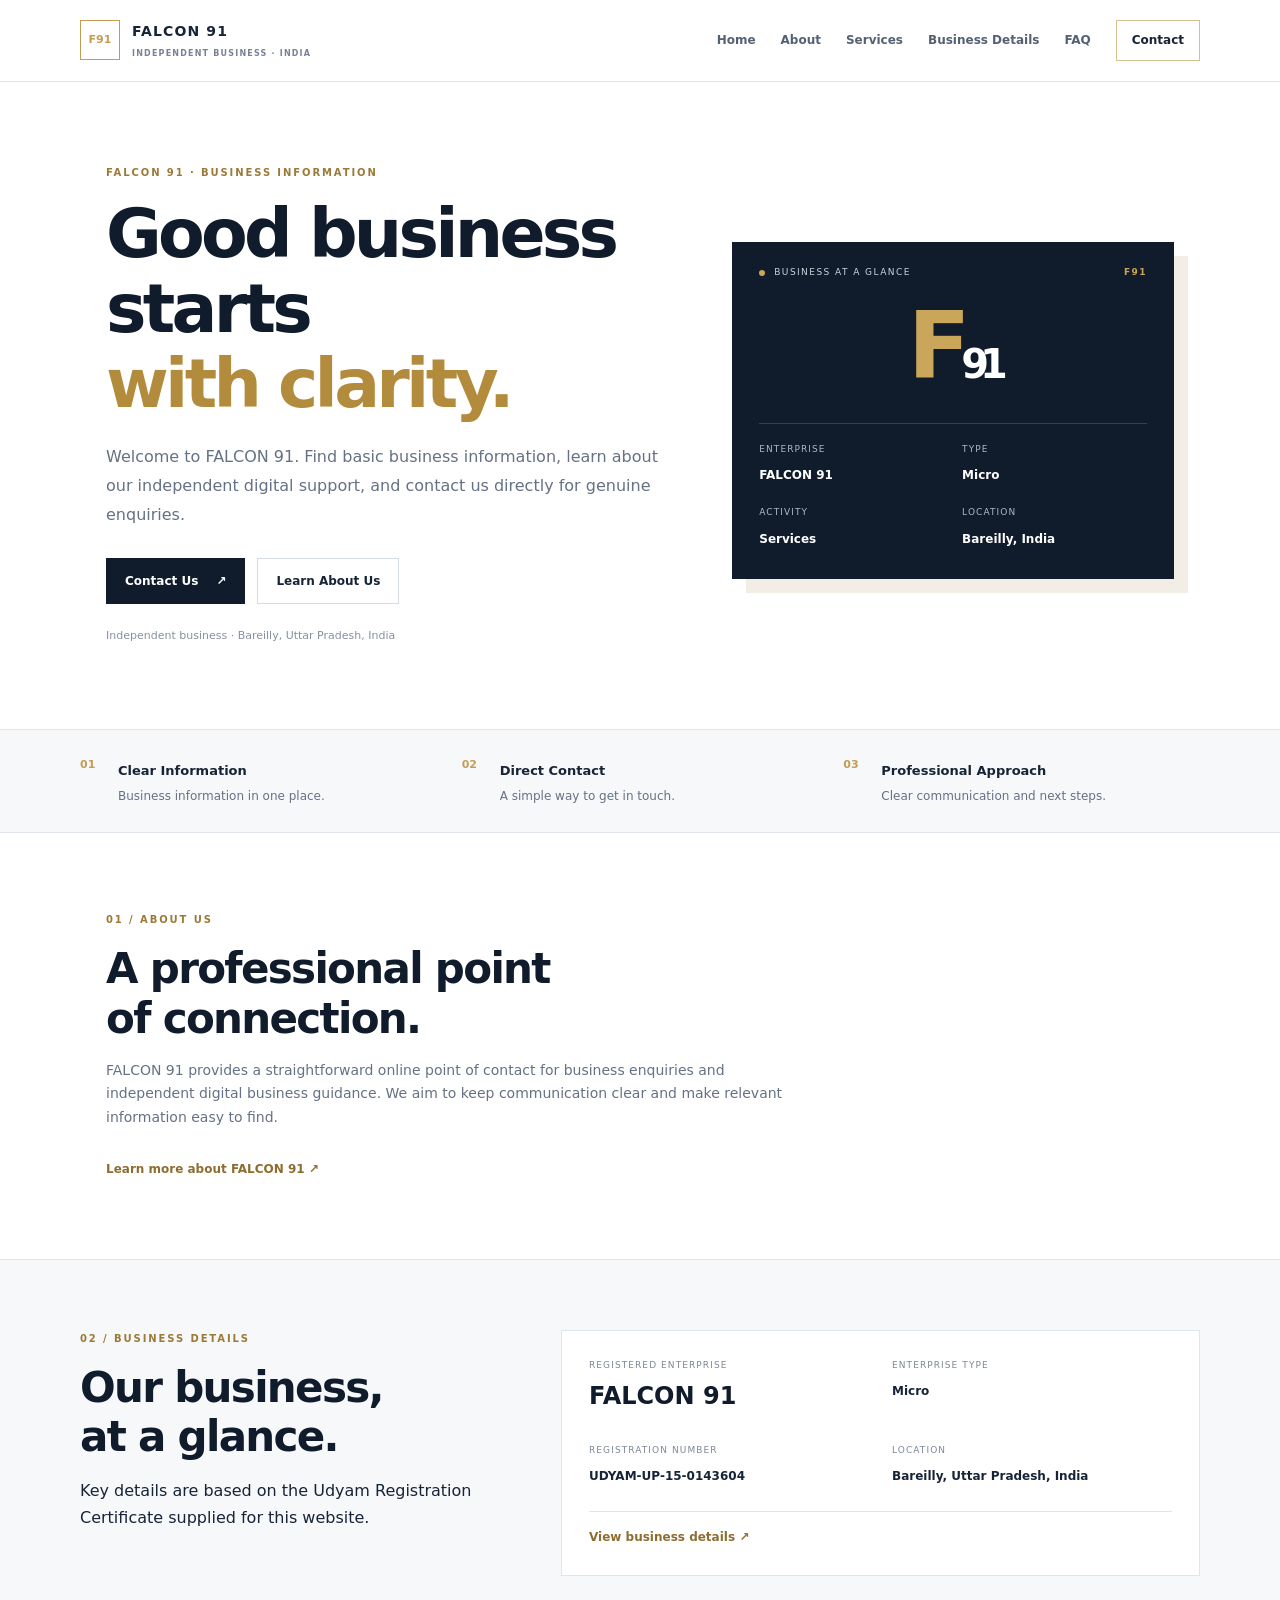
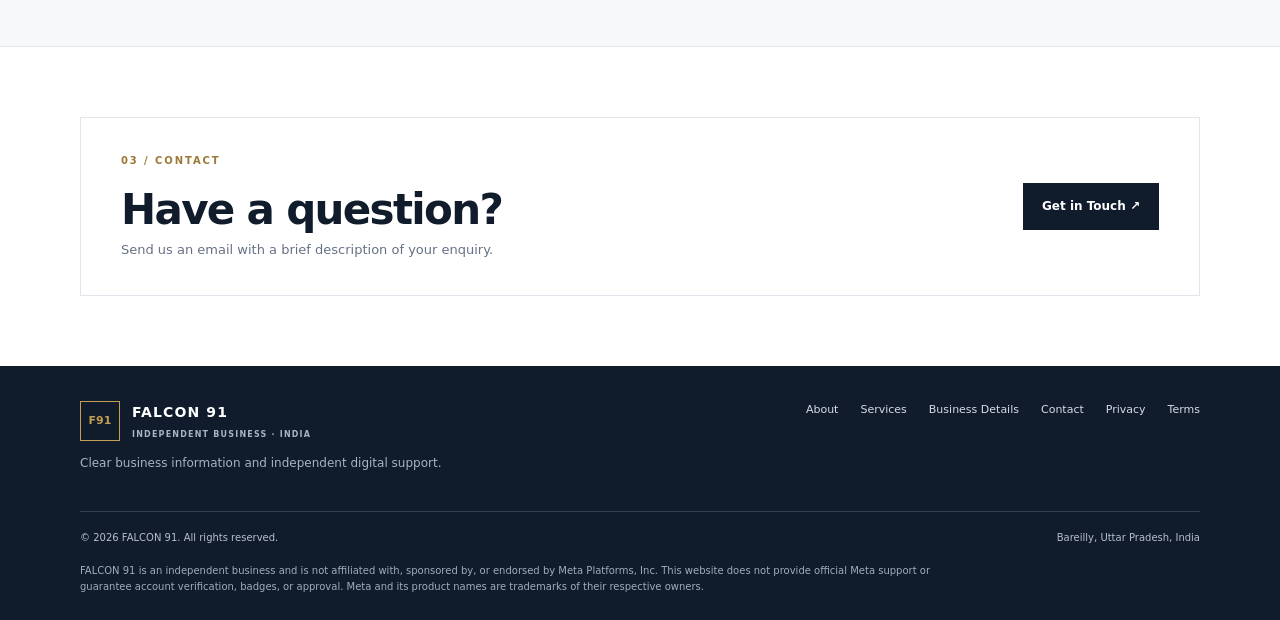
<file: index.html>
<!doctype html><html lang="en"><head><meta charset="utf-8"><meta name="viewport" content="width=device-width,initial-scale=1"><meta name="description" content="FALCON 91 independent business information and digital business support in Bareilly, India."><meta name="theme-color" content="#101b2b"><title>Home | FALCON 91</title><link rel="stylesheet" href="css/style.css"></head><body><header class="topbar"><a class="brand" href="index.html"><span class="mark">F91</span><span>FALCON 91<small>INDEPENDENT BUSINESS · INDIA</small></span></a><button class="menu" aria-label="Toggle navigation" aria-expanded="false">☰</button><nav class="nav"><a href="index.html">Home</a><a href="about.html">About</a><a href="services.html">Services</a><a href="dashboard.html">Business Details</a><a href="faq.html">FAQ</a><a href="contact.html" class="nav-cta">Contact</a></nav></header><main><section class="hero"><div class="hero-inner"><p class="kicker">FALCON 91 · BUSINESS INFORMATION</p><h1>Good business starts<br><span>with clarity.</span></h1><p class="lede">Welcome to FALCON 91. Find basic business information, learn about our independent digital support, and contact us directly for genuine enquiries.</p><div class="actions"><a class="btn primary" href="contact.html">Contact Us <span>↗</span></a><a class="btn secondary" href="about.html">Learn About Us</a></div><p class="small-note">Independent business · Bareilly, Uttar Pradesh, India</p></div><div class="hero-panel"><div class="panel-top"><span class="dot"></span><span>BUSINESS AT A GLANCE</span><span class="panel-id">F91</span></div><div class="monogram">F<span>91</span></div><div class="panel-rule"></div><div class="panel-grid"><div><small>ENTERPRISE</small><b>FALCON 91</b></div><div><small>TYPE</small><b>Micro</b></div><div><small>ACTIVITY</small><b>Services</b></div><div><small>LOCATION</small><b>Bareilly, India</b></div></div></div></section>
<section class="values"><div><span>01</span><b>Clear Information</b><p>Business information in one place.</p></div><div><span>02</span><b>Direct Contact</b><p>A simple way to get in touch.</p></div><div><span>03</span><b>Professional Approach</b><p>Clear communication and next steps.</p></div></section>
<section class="section"><div class="section-head"><p class="kicker">01 / ABOUT US</p><h2>A professional point<br>of connection.</h2></div><div class="section-copy"><p>FALCON 91 provides a straightforward online point of contact for business enquiries and independent digital business guidance. We aim to keep communication clear and make relevant information easy to find.</p><a class="text-link" href="about.html">Learn more about FALCON 91 ↗</a></div></section>
<section class="business-preview"><div class="section-head"><p class="kicker">02 / BUSINESS DETAILS</p><h2>Our business,<br>at a glance.</h2><p class="muted">Key details are based on the Udyam Registration Certificate supplied for this website.</p></div><div class="preview-card"><div><small>REGISTERED ENTERPRISE</small><h3>FALCON 91</h3></div><div><small>ENTERPRISE TYPE</small><b>Micro</b></div><div><small>REGISTRATION NUMBER</small><b>UDYAM-UP-15-0143604</b></div><div><small>LOCATION</small><b>Bareilly, Uttar Pradesh, India</b></div><a class="text-link" href="dashboard.html">View business details ↗</a></div></section>
<section class="contact-banner"><div><p class="kicker">03 / CONTACT</p><h2>Have a question?</h2><p class="muted">Send us an email with a brief description of your enquiry.</p></div><a class="btn primary" href="contact.html">Get in Touch ↗</a></section></main><footer class="footer"><div class="foot-main"><div><a class="brand" href="index.html"><span class="mark">F91</span><span>FALCON 91<small>INDEPENDENT BUSINESS · INDIA</small></span></a><p class="muted">Clear business information and independent digital support.</p></div><div class="foot-links"><a href="about.html">About</a><a href="services.html">Services</a><a href="dashboard.html">Business Details</a><a href="contact.html">Contact</a><a href="privacy.html">Privacy</a><a href="terms.html">Terms</a></div></div><div class="foot-bottom"><span>© <span data-year></span> FALCON 91. All rights reserved.</span><span>Bareilly, Uttar Pradesh, India</span></div><p class="disclaimer">FALCON 91 is an independent business and is not affiliated with, sponsored by, or endorsed by Meta Platforms, Inc. This website does not provide official Meta support or guarantee account verification, badges, or approval. Meta and its product names are trademarks of their respective owners.</p></footer><script src="js/script.js"></script></body></html>
</file>
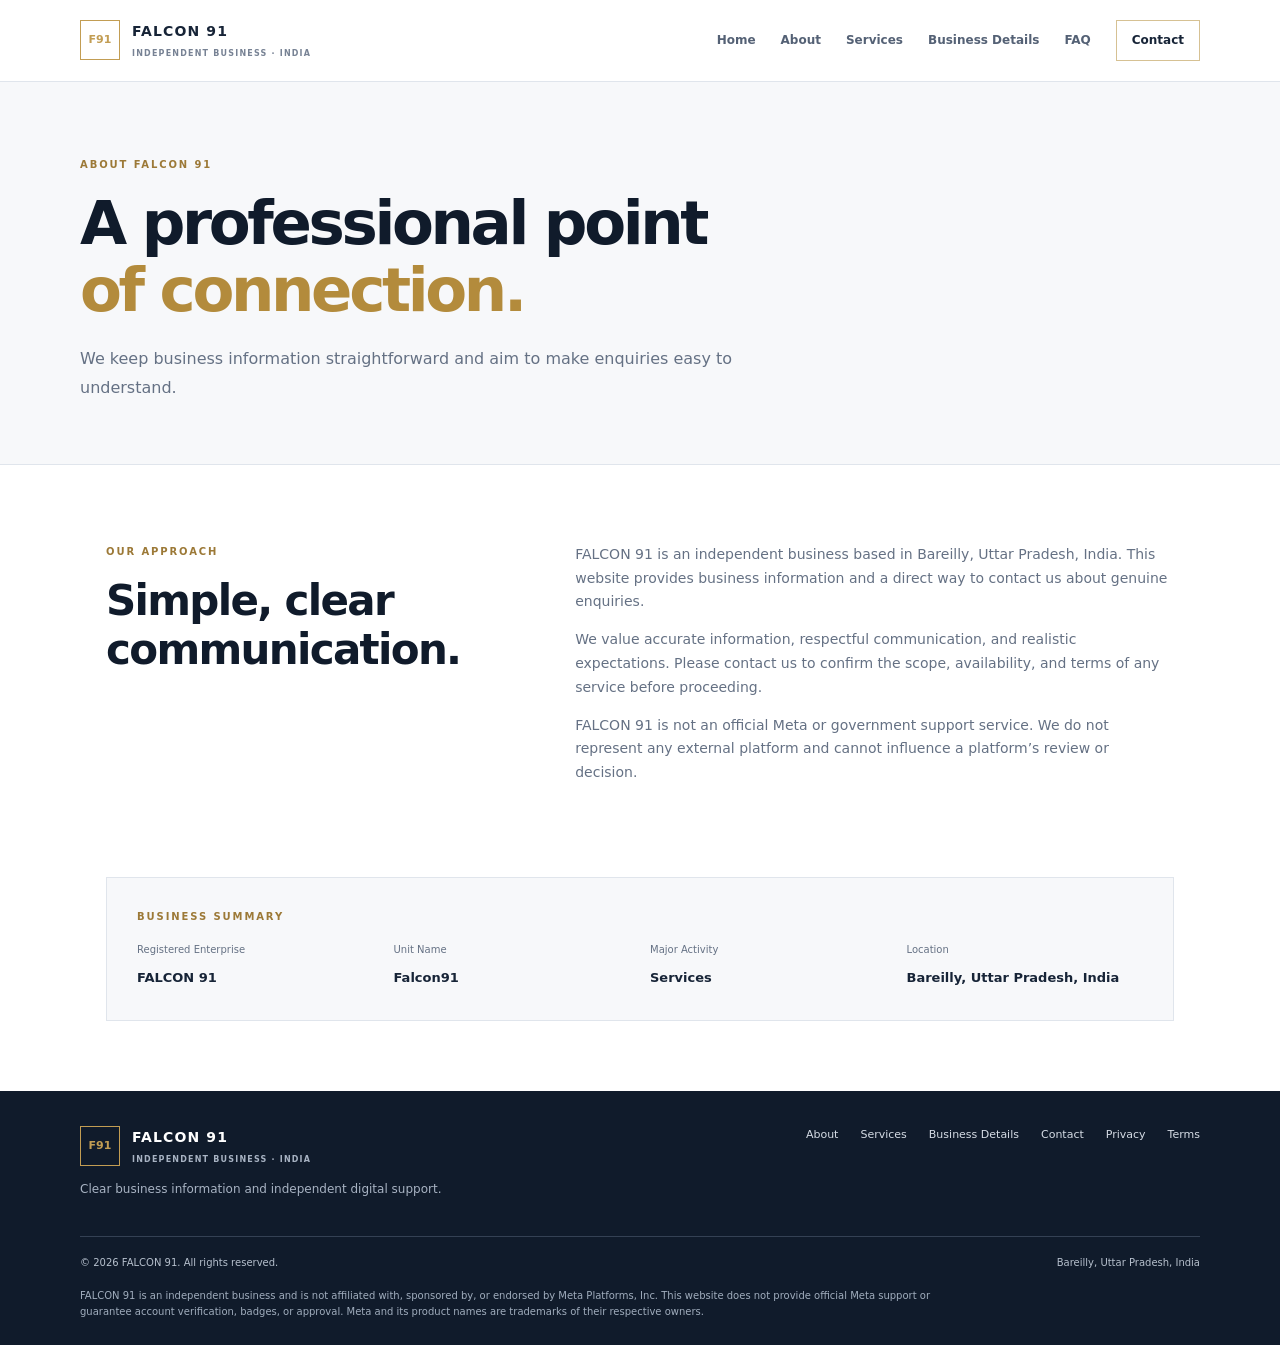
<file: about.html>
<!doctype html><html lang="en"><head><meta charset="utf-8"><meta name="viewport" content="width=device-width,initial-scale=1"><meta name="description" content="FALCON 91 independent business information and digital business support in Bareilly, India."><meta name="theme-color" content="#101b2b"><title>About | FALCON 91</title><link rel="stylesheet" href="css/style.css"></head><body><header class="topbar"><a class="brand" href="index.html"><span class="mark">F91</span><span>FALCON 91<small>INDEPENDENT BUSINESS · INDIA</small></span></a><button class="menu" aria-label="Toggle navigation" aria-expanded="false">☰</button><nav class="nav"><a href="index.html">Home</a><a href="about.html">About</a><a href="services.html">Services</a><a href="dashboard.html">Business Details</a><a href="faq.html">FAQ</a><a href="contact.html" class="nav-cta">Contact</a></nav></header><main><section class="page-hero"><p class="kicker">ABOUT FALCON 91</p><h1>A professional point<br><span>of connection.</span></h1><p class="lede">We keep business information straightforward and aim to make enquiries easy to understand.</p></section><section class="section split"><div><p class="kicker">OUR APPROACH</p><h2>Simple, clear<br>communication.</h2></div><div class="section-copy"><p>FALCON 91 is an independent business based in Bareilly, Uttar Pradesh, India. This website provides business information and a direct way to contact us about genuine enquiries.</p><p>We value accurate information, respectful communication, and realistic expectations. Please contact us to confirm the scope, availability, and terms of any service before proceeding.</p><p>FALCON 91 is not an official Meta or government support service. We do not represent any external platform and cannot influence a platform’s review or decision.</p></div></section><section class="quiet-box"><p class="kicker">BUSINESS SUMMARY</p><div class="quick-grid"><div><small>Registered Enterprise</small><b>FALCON 91</b></div><div><small>Unit Name</small><b>Falcon91</b></div><div><small>Major Activity</small><b>Services</b></div><div><small>Location</small><b>Bareilly, Uttar Pradesh, India</b></div></div></section></main><footer class="footer"><div class="foot-main"><div><a class="brand" href="index.html"><span class="mark">F91</span><span>FALCON 91<small>INDEPENDENT BUSINESS · INDIA</small></span></a><p class="muted">Clear business information and independent digital support.</p></div><div class="foot-links"><a href="about.html">About</a><a href="services.html">Services</a><a href="dashboard.html">Business Details</a><a href="contact.html">Contact</a><a href="privacy.html">Privacy</a><a href="terms.html">Terms</a></div></div><div class="foot-bottom"><span>© <span data-year></span> FALCON 91. All rights reserved.</span><span>Bareilly, Uttar Pradesh, India</span></div><p class="disclaimer">FALCON 91 is an independent business and is not affiliated with, sponsored by, or endorsed by Meta Platforms, Inc. This website does not provide official Meta support or guarantee account verification, badges, or approval. Meta and its product names are trademarks of their respective owners.</p></footer><script src="js/script.js"></script></body></html>
</file>
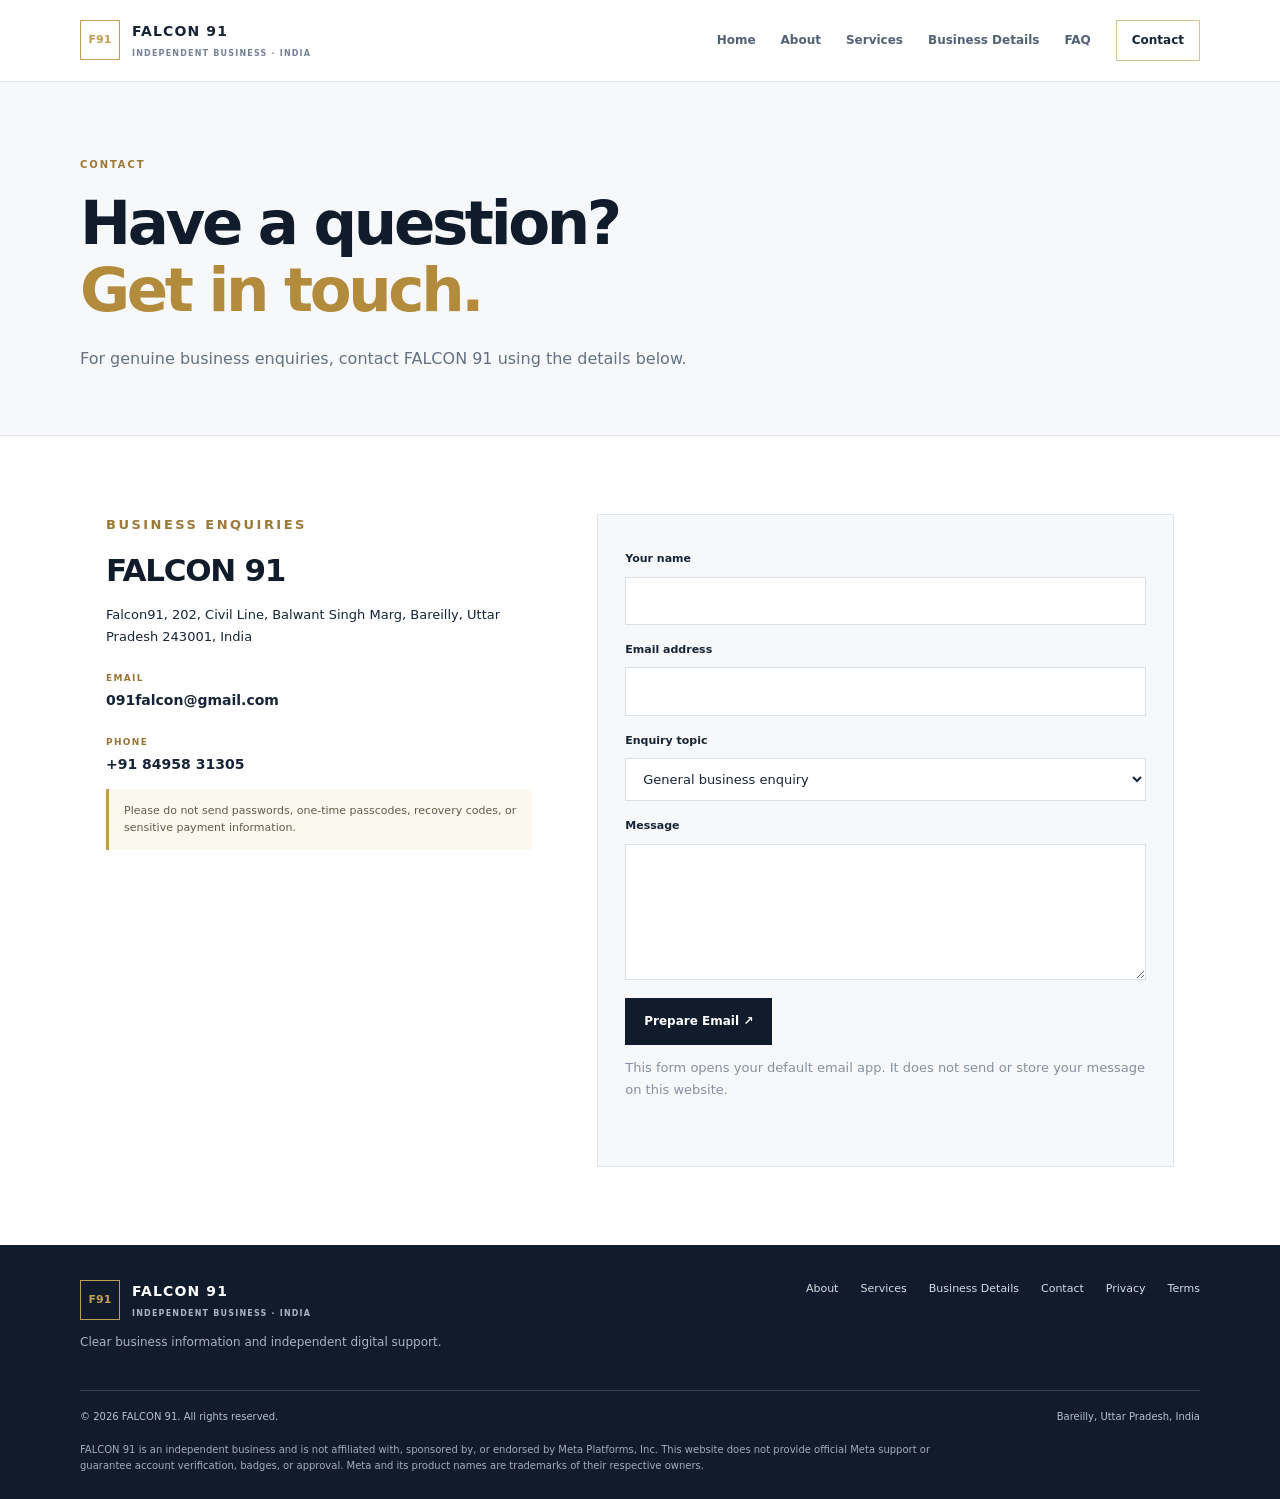
<file: contact.html>
<!doctype html><html lang="en"><head><meta charset="utf-8"><meta name="viewport" content="width=device-width,initial-scale=1"><meta name="description" content="FALCON 91 independent business information and digital business support in Bareilly, India."><meta name="theme-color" content="#101b2b"><title>Contact | FALCON 91</title><link rel="stylesheet" href="css/style.css"></head><body><header class="topbar"><a class="brand" href="index.html"><span class="mark">F91</span><span>FALCON 91<small>INDEPENDENT BUSINESS · INDIA</small></span></a><button class="menu" aria-label="Toggle navigation" aria-expanded="false">☰</button><nav class="nav"><a href="index.html">Home</a><a href="about.html">About</a><a href="services.html">Services</a><a href="dashboard.html">Business Details</a><a href="faq.html">FAQ</a><a href="contact.html" class="nav-cta">Contact</a></nav></header><main><section class="page-hero"><p class="kicker">CONTACT</p><h1>Have a question?<br><span>Get in touch.</span></h1><p class="lede">For genuine business enquiries, contact FALCON 91 using the details below.</p></section><section class="section contact-grid"><div><p class="kicker">BUSINESS ENQUIRIES</p><h2>FALCON 91</h2><p class="muted">Falcon91, 202, Civil Line, Balwant Singh Marg, Bareilly, Uttar Pradesh 243001, India</p><div class="contact-method"><small>EMAIL</small><a href="mailto:091falcon@gmail.com">091falcon@gmail.com</a></div><div class="contact-method"><small>PHONE</small><a href="tel:+918495831305">+91 84958 31305</a></div><p class="notice">Please do not send passwords, one-time passcodes, recovery codes, or sensitive payment information.</p></div><form id="contact-form" class="contact-form"><label for="name">Your name</label><input id="name" name="name" autocomplete="name" required><label for="email">Email address</label><input id="email" name="email" type="email" autocomplete="email" required><label for="topic">Enquiry topic</label><select id="topic" name="topic"><option>General business enquiry</option><option>Business information</option><option>Digital business guidance</option><option>Website feedback</option></select><label for="message">Message</label><textarea id="message" name="message" rows="5" required></textarea><button class="btn primary" type="submit">Prepare Email ↗</button><p class="small-note">This form opens your default email app. It does not send or store your message on this website.</p><p id="form-status" role="status" aria-live="polite"></p></form></section></main><footer class="footer"><div class="foot-main"><div><a class="brand" href="index.html"><span class="mark">F91</span><span>FALCON 91<small>INDEPENDENT BUSINESS · INDIA</small></span></a><p class="muted">Clear business information and independent digital support.</p></div><div class="foot-links"><a href="about.html">About</a><a href="services.html">Services</a><a href="dashboard.html">Business Details</a><a href="contact.html">Contact</a><a href="privacy.html">Privacy</a><a href="terms.html">Terms</a></div></div><div class="foot-bottom"><span>© <span data-year></span> FALCON 91. All rights reserved.</span><span>Bareilly, Uttar Pradesh, India</span></div><p class="disclaimer">FALCON 91 is an independent business and is not affiliated with, sponsored by, or endorsed by Meta Platforms, Inc. This website does not provide official Meta support or guarantee account verification, badges, or approval. Meta and its product names are trademarks of their respective owners.</p></footer><script src="js/script.js"></script></body></html>
</file>
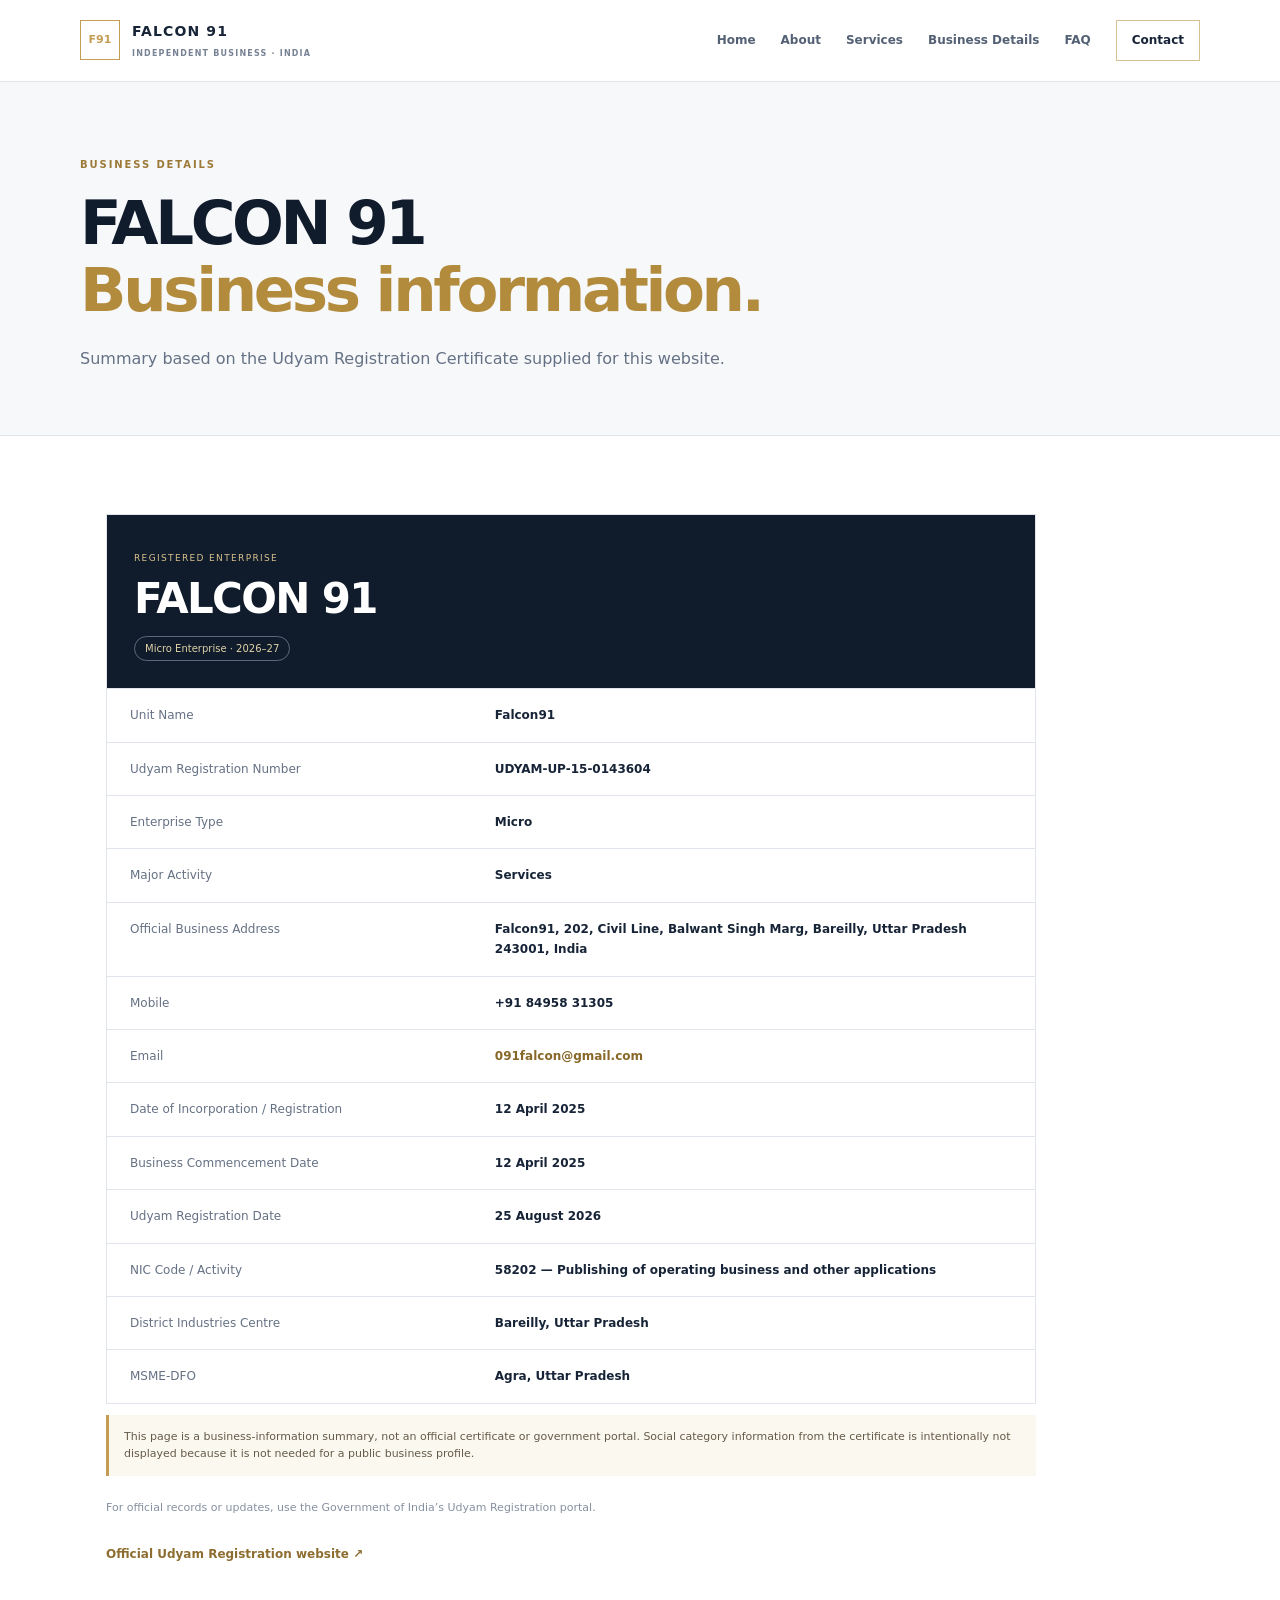
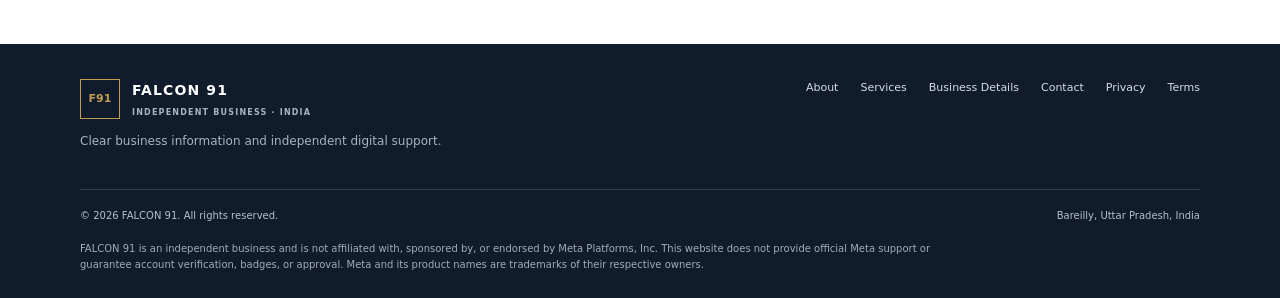
<file: dashboard.html>
<!doctype html><html lang="en"><head><meta charset="utf-8"><meta name="viewport" content="width=device-width,initial-scale=1"><meta name="description" content="FALCON 91 independent business information and digital business support in Bareilly, India."><meta name="theme-color" content="#101b2b"><title>Business Details | FALCON 91</title><link rel="stylesheet" href="css/style.css"></head><body><header class="topbar"><a class="brand" href="index.html"><span class="mark">F91</span><span>FALCON 91<small>INDEPENDENT BUSINESS · INDIA</small></span></a><button class="menu" aria-label="Toggle navigation" aria-expanded="false">☰</button><nav class="nav"><a href="index.html">Home</a><a href="about.html">About</a><a href="services.html">Services</a><a href="dashboard.html">Business Details</a><a href="faq.html">FAQ</a><a href="contact.html" class="nav-cta">Contact</a></nav></header><main><section class="page-hero"><p class="kicker">BUSINESS DETAILS</p><h1>FALCON 91<br><span>Business information.</span></h1><p class="lede">Summary based on the Udyam Registration Certificate supplied for this website.</p></section><section class="section"><div class="business-list"><div class="list-heading"><small>REGISTERED ENTERPRISE</small><h2>FALCON 91</h2><span class="pill">Micro Enterprise · 2026–27</span></div><div class="detail-row"><span>Unit Name</span><b>Falcon91</b></div><div class="detail-row"><span>Udyam Registration Number</span><b>UDYAM-UP-15-0143604</b></div><div class="detail-row"><span>Enterprise Type</span><b>Micro</b></div><div class="detail-row"><span>Major Activity</span><b>Services</b></div><div class="detail-row"><span>Official Business Address</span><b>Falcon91, 202, Civil Line, Balwant Singh Marg, Bareilly, Uttar Pradesh 243001, India</b></div><div class="detail-row"><span>Mobile</span><b>+91 84958 31305</b></div><div class="detail-row"><span>Email</span><b><a href="mailto:091falcon@gmail.com">091falcon@gmail.com</a></b></div><div class="detail-row"><span>Date of Incorporation / Registration</span><b>12 April 2025</b></div><div class="detail-row"><span>Business Commencement Date</span><b>12 April 2025</b></div><div class="detail-row"><span>Udyam Registration Date</span><b>25 August 2026</b></div><div class="detail-row"><span>NIC Code / Activity</span><b>58202 — Publishing of operating business and other applications</b></div><div class="detail-row"><span>District Industries Centre</span><b>Bareilly, Uttar Pradesh</b></div><div class="detail-row"><span>MSME-DFO</span><b>Agra, Uttar Pradesh</b></div></div><p class="notice">This page is a business-information summary, not an official certificate or government portal. Social category information from the certificate is intentionally not displayed because it is not needed for a public business profile.</p><p class="small-note">For official records or updates, use the Government of India’s Udyam Registration portal.</p><a class="text-link" href="https://udyamregistration.gov.in/" target="_blank" rel="noopener noreferrer">Official Udyam Registration website ↗</a></section></main><footer class="footer"><div class="foot-main"><div><a class="brand" href="index.html"><span class="mark">F91</span><span>FALCON 91<small>INDEPENDENT BUSINESS · INDIA</small></span></a><p class="muted">Clear business information and independent digital support.</p></div><div class="foot-links"><a href="about.html">About</a><a href="services.html">Services</a><a href="dashboard.html">Business Details</a><a href="contact.html">Contact</a><a href="privacy.html">Privacy</a><a href="terms.html">Terms</a></div></div><div class="foot-bottom"><span>© <span data-year></span> FALCON 91. All rights reserved.</span><span>Bareilly, Uttar Pradesh, India</span></div><p class="disclaimer">FALCON 91 is an independent business and is not affiliated with, sponsored by, or endorsed by Meta Platforms, Inc. This website does not provide official Meta support or guarantee account verification, badges, or approval. Meta and its product names are trademarks of their respective owners.</p></footer><script src="js/script.js"></script></body></html>
</file>
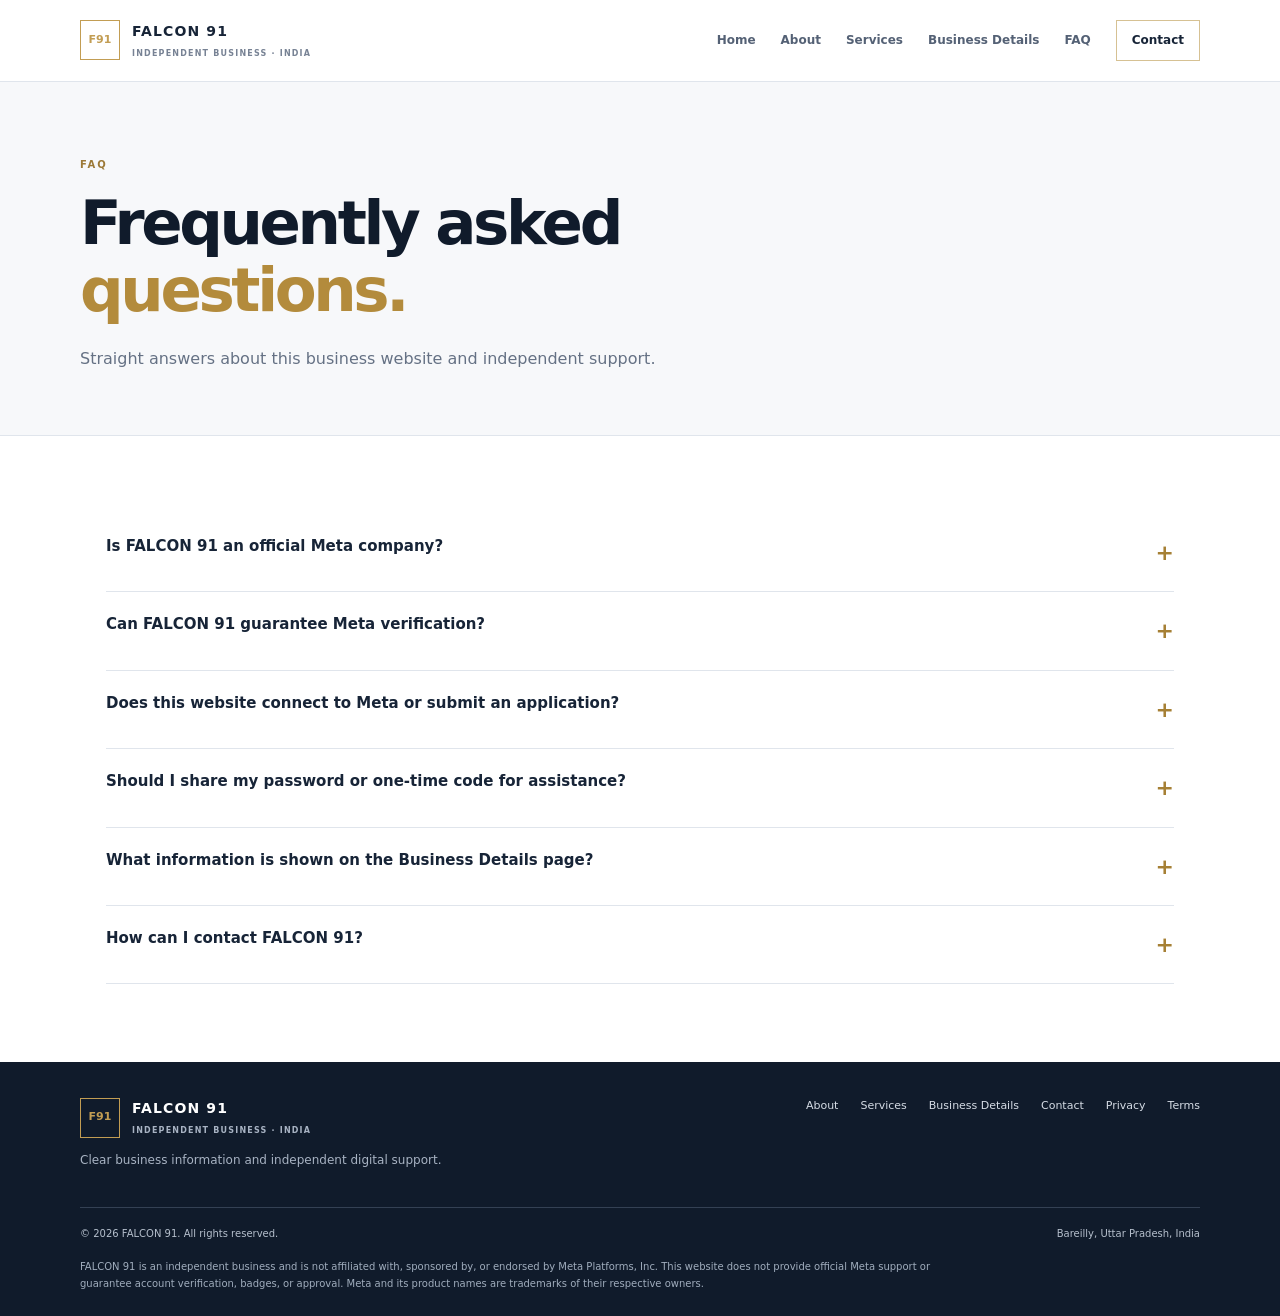
<file: faq.html>
<!doctype html><html lang="en"><head><meta charset="utf-8"><meta name="viewport" content="width=device-width,initial-scale=1"><meta name="description" content="FALCON 91 independent business information and digital business support in Bareilly, India."><meta name="theme-color" content="#101b2b"><title>FAQ | FALCON 91</title><link rel="stylesheet" href="css/style.css"></head><body><header class="topbar"><a class="brand" href="index.html"><span class="mark">F91</span><span>FALCON 91<small>INDEPENDENT BUSINESS · INDIA</small></span></a><button class="menu" aria-label="Toggle navigation" aria-expanded="false">☰</button><nav class="nav"><a href="index.html">Home</a><a href="about.html">About</a><a href="services.html">Services</a><a href="dashboard.html">Business Details</a><a href="faq.html">FAQ</a><a href="contact.html" class="nav-cta">Contact</a></nav></header><main><section class="page-hero"><p class="kicker">FAQ</p><h1>Frequently asked<br><span>questions.</span></h1><p class="lede">Straight answers about this business website and independent support.</p></section><section class="section faq-list"><details><summary>Is FALCON 91 an official Meta company?</summary><p>No. FALCON 91 is an independent business and is not affiliated with, sponsored by, or endorsed by Meta Platforms, Inc.</p></details><details><summary>Can FALCON 91 guarantee Meta verification?</summary><p>No. Meta makes its own eligibility and verification decisions. We cannot guarantee account approval, verification badges, or any third-party outcome.</p></details><details><summary>Does this website connect to Meta or submit an application?</summary><p>No. This is a static business information website. It does not connect to Meta systems or submit applications.</p></details><details><summary>Should I share my password or one-time code for assistance?</summary><p>No. Do not share passwords, one-time passcodes, recovery codes, or authentication details.</p></details><details><summary>What information is shown on the Business Details page?</summary><p>It summarises relevant business details from the supplied Udyam Registration Certificate. Social category details are not shown because they are not necessary for a public business profile.</p></details><details><summary>How can I contact FALCON 91?</summary><p>Use the email address or phone number listed on the Contact page.</p></details></section></main><footer class="footer"><div class="foot-main"><div><a class="brand" href="index.html"><span class="mark">F91</span><span>FALCON 91<small>INDEPENDENT BUSINESS · INDIA</small></span></a><p class="muted">Clear business information and independent digital support.</p></div><div class="foot-links"><a href="about.html">About</a><a href="services.html">Services</a><a href="dashboard.html">Business Details</a><a href="contact.html">Contact</a><a href="privacy.html">Privacy</a><a href="terms.html">Terms</a></div></div><div class="foot-bottom"><span>© <span data-year></span> FALCON 91. All rights reserved.</span><span>Bareilly, Uttar Pradesh, India</span></div><p class="disclaimer">FALCON 91 is an independent business and is not affiliated with, sponsored by, or endorsed by Meta Platforms, Inc. This website does not provide official Meta support or guarantee account verification, badges, or approval. Meta and its product names are trademarks of their respective owners.</p></footer><script src="js/script.js"></script></body></html>
</file>
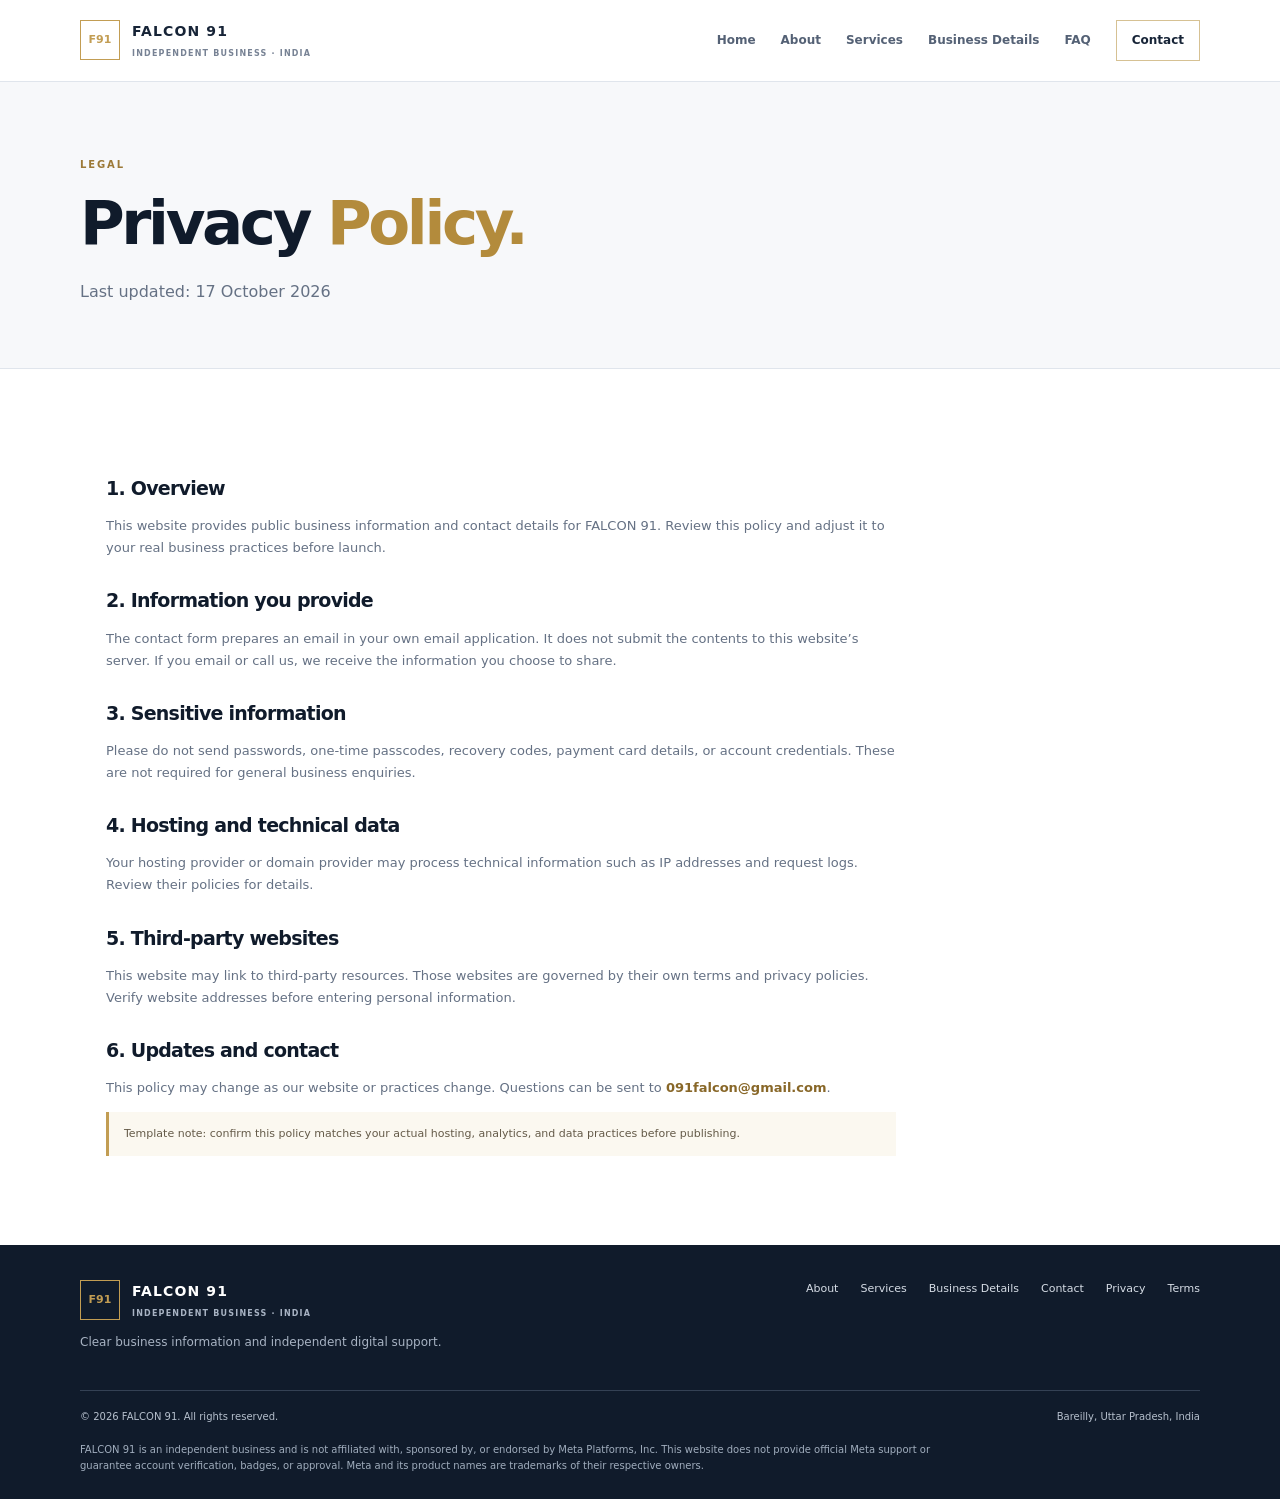
<file: privacy.html>
<!doctype html><html lang="en"><head><meta charset="utf-8"><meta name="viewport" content="width=device-width,initial-scale=1"><meta name="description" content="FALCON 91 independent business information and digital business support in Bareilly, India."><meta name="theme-color" content="#101b2b"><title>Privacy Policy | FALCON 91</title><link rel="stylesheet" href="css/style.css"></head><body><header class="topbar"><a class="brand" href="index.html"><span class="mark">F91</span><span>FALCON 91<small>INDEPENDENT BUSINESS · INDIA</small></span></a><button class="menu" aria-label="Toggle navigation" aria-expanded="false">☰</button><nav class="nav"><a href="index.html">Home</a><a href="about.html">About</a><a href="services.html">Services</a><a href="dashboard.html">Business Details</a><a href="faq.html">FAQ</a><a href="contact.html" class="nav-cta">Contact</a></nav></header><main><section class="page-hero"><p class="kicker">LEGAL</p><h1>Privacy <span>Policy.</span></h1><p class="lede">Last updated: 17 October 2026</p></section><section class="section legal"><h2>1. Overview</h2><p>This website provides public business information and contact details for FALCON 91. Review this policy and adjust it to your real business practices before launch.</p><h2>2. Information you provide</h2><p>The contact form prepares an email in your own email application. It does not submit the contents to this website’s server. If you email or call us, we receive the information you choose to share.</p><h2>3. Sensitive information</h2><p>Please do not send passwords, one-time passcodes, recovery codes, payment card details, or account credentials. These are not required for general business enquiries.</p><h2>4. Hosting and technical data</h2><p>Your hosting provider or domain provider may process technical information such as IP addresses and request logs. Review their policies for details.</p><h2>5. Third-party websites</h2><p>This website may link to third-party resources. Those websites are governed by their own terms and privacy policies. Verify website addresses before entering personal information.</p><h2>6. Updates and contact</h2><p>This policy may change as our website or practices change. Questions can be sent to <a href="mailto:091falcon@gmail.com">091falcon@gmail.com</a>.</p><p class="notice">Template note: confirm this policy matches your actual hosting, analytics, and data practices before publishing.</p></section></main><footer class="footer"><div class="foot-main"><div><a class="brand" href="index.html"><span class="mark">F91</span><span>FALCON 91<small>INDEPENDENT BUSINESS · INDIA</small></span></a><p class="muted">Clear business information and independent digital support.</p></div><div class="foot-links"><a href="about.html">About</a><a href="services.html">Services</a><a href="dashboard.html">Business Details</a><a href="contact.html">Contact</a><a href="privacy.html">Privacy</a><a href="terms.html">Terms</a></div></div><div class="foot-bottom"><span>© <span data-year></span> FALCON 91. All rights reserved.</span><span>Bareilly, Uttar Pradesh, India</span></div><p class="disclaimer">FALCON 91 is an independent business and is not affiliated with, sponsored by, or endorsed by Meta Platforms, Inc. This website does not provide official Meta support or guarantee account verification, badges, or approval. Meta and its product names are trademarks of their respective owners.</p></footer><script src="js/script.js"></script></body></html>
</file>
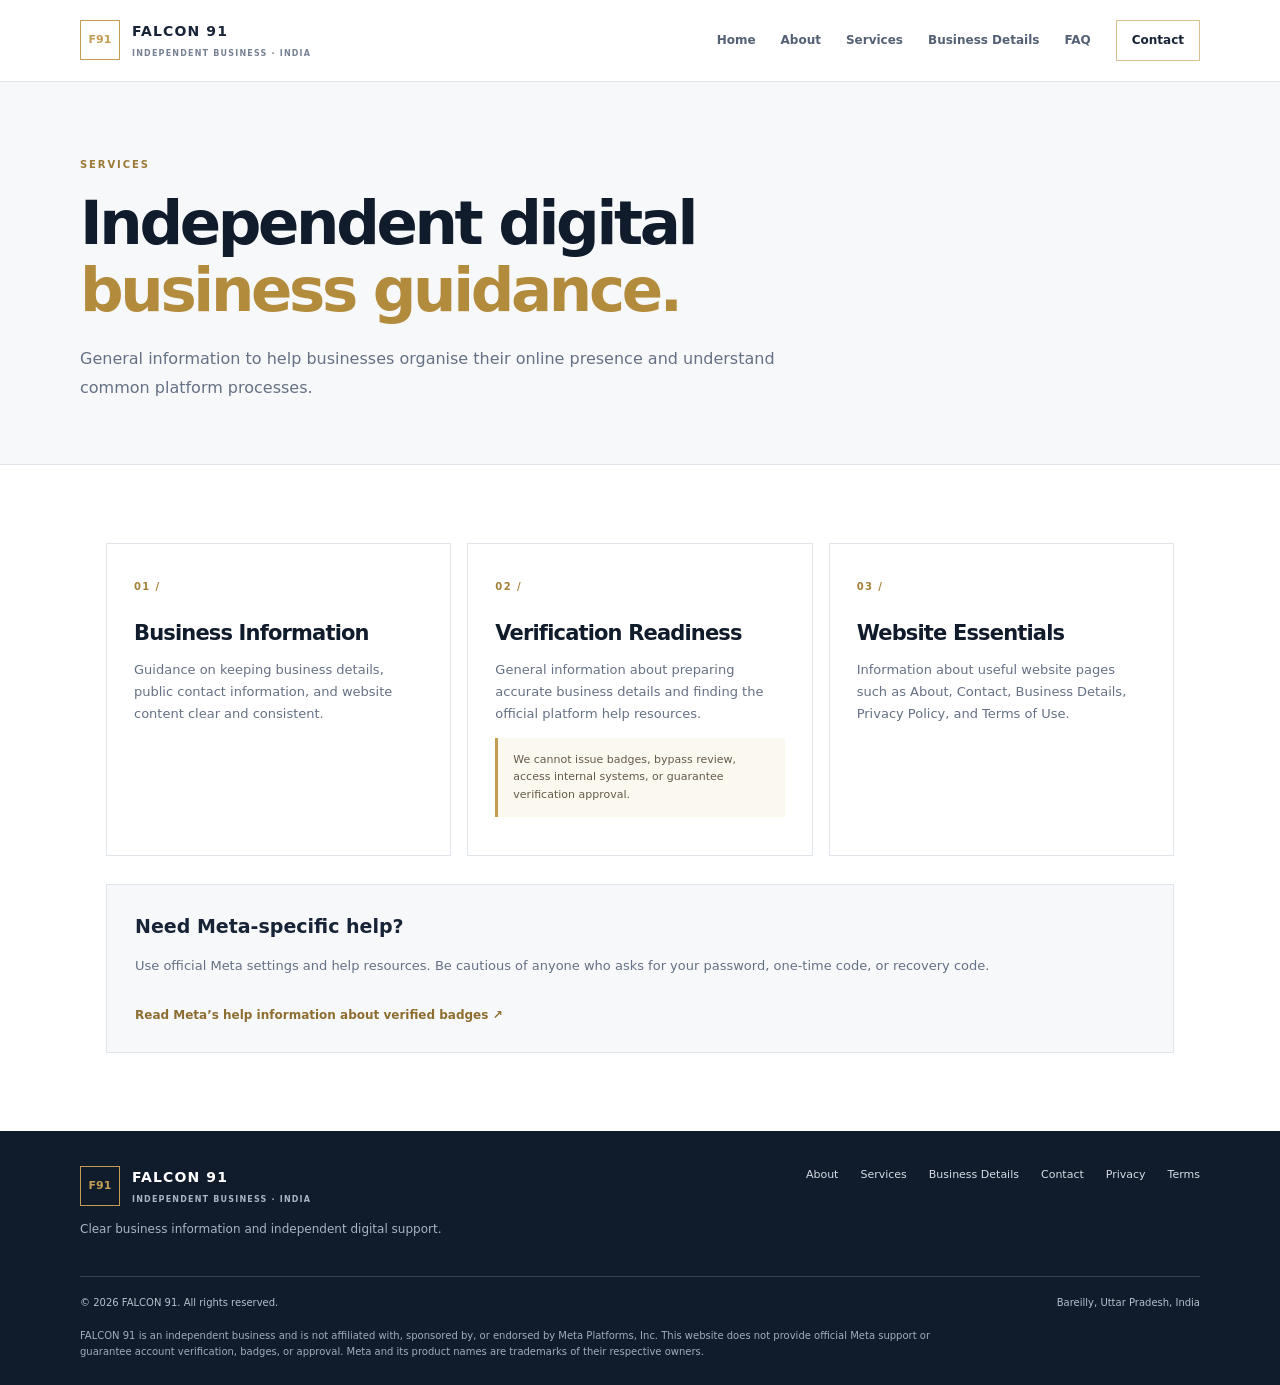
<file: services.html>
<!doctype html><html lang="en"><head><meta charset="utf-8"><meta name="viewport" content="width=device-width,initial-scale=1"><meta name="description" content="FALCON 91 independent business information and digital business support in Bareilly, India."><meta name="theme-color" content="#101b2b"><title>Services | FALCON 91</title><link rel="stylesheet" href="css/style.css"></head><body><header class="topbar"><a class="brand" href="index.html"><span class="mark">F91</span><span>FALCON 91<small>INDEPENDENT BUSINESS · INDIA</small></span></a><button class="menu" aria-label="Toggle navigation" aria-expanded="false">☰</button><nav class="nav"><a href="index.html">Home</a><a href="about.html">About</a><a href="services.html">Services</a><a href="dashboard.html">Business Details</a><a href="faq.html">FAQ</a><a href="contact.html" class="nav-cta">Contact</a></nav></header><main><section class="page-hero"><p class="kicker">SERVICES</p><h1>Independent digital<br><span>business guidance.</span></h1><p class="lede">General information to help businesses organise their online presence and understand common platform processes.</p></section><section class="section"><div class="service-grid"><article class="service-card"><span class="service-num">01 /</span><h2>Business Information</h2><p>Guidance on keeping business details, public contact information, and website content clear and consistent.</p></article><article class="service-card"><span class="service-num">02 /</span><h2>Verification Readiness</h2><p>General information about preparing accurate business details and finding the official platform help resources.</p><p class="notice">We cannot issue badges, bypass review, access internal systems, or guarantee verification approval.</p></article><article class="service-card"><span class="service-num">03 /</span><h2>Website Essentials</h2><p>Information about useful website pages such as About, Contact, Business Details, Privacy Policy, and Terms of Use.</p></article></div><div class="official-note"><h3>Need Meta-specific help?</h3><p>Use official Meta settings and help resources. Be cautious of anyone who asks for your password, one-time code, or recovery code.</p><a class="text-link" href="https://www.facebook.com/help/461238577687001" target="_blank" rel="noopener noreferrer">Read Meta’s help information about verified badges ↗</a></div></section></main><footer class="footer"><div class="foot-main"><div><a class="brand" href="index.html"><span class="mark">F91</span><span>FALCON 91<small>INDEPENDENT BUSINESS · INDIA</small></span></a><p class="muted">Clear business information and independent digital support.</p></div><div class="foot-links"><a href="about.html">About</a><a href="services.html">Services</a><a href="dashboard.html">Business Details</a><a href="contact.html">Contact</a><a href="privacy.html">Privacy</a><a href="terms.html">Terms</a></div></div><div class="foot-bottom"><span>© <span data-year></span> FALCON 91. All rights reserved.</span><span>Bareilly, Uttar Pradesh, India</span></div><p class="disclaimer">FALCON 91 is an independent business and is not affiliated with, sponsored by, or endorsed by Meta Platforms, Inc. This website does not provide official Meta support or guarantee account verification, badges, or approval. Meta and its product names are trademarks of their respective owners.</p></footer><script src="js/script.js"></script></body></html>
</file>
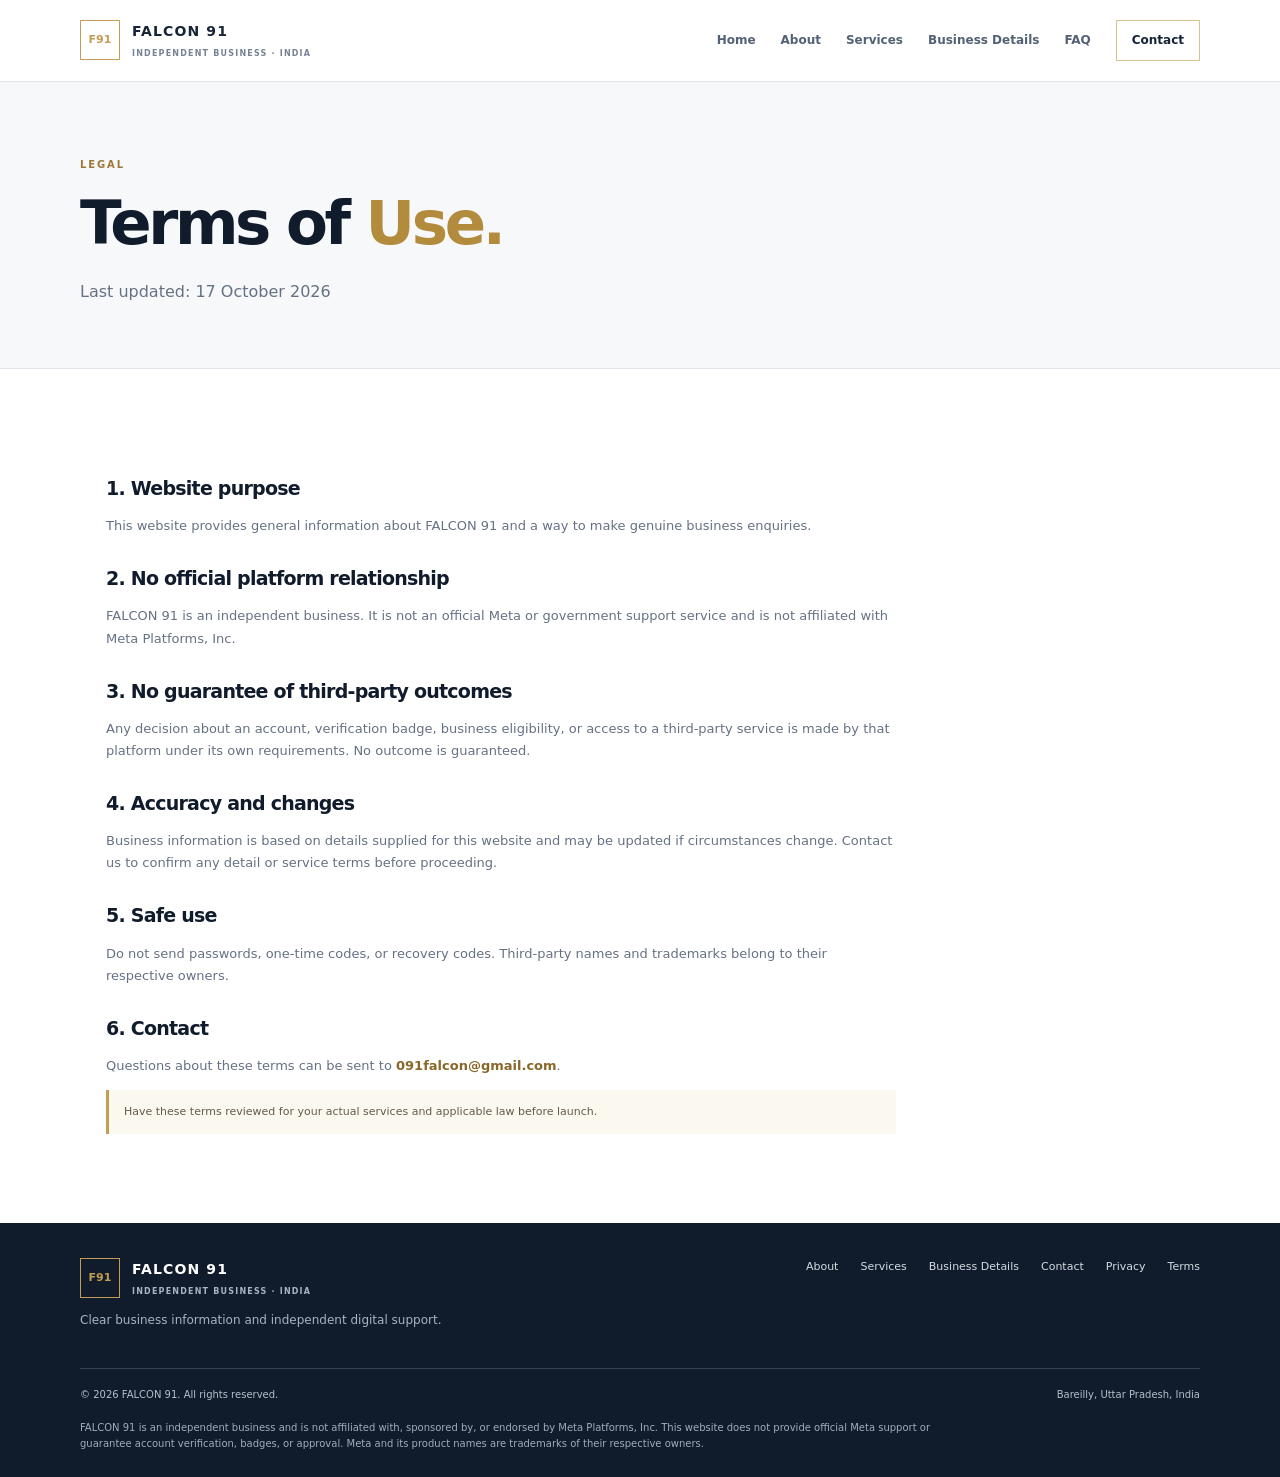
<file: terms.html>
<!doctype html><html lang="en"><head><meta charset="utf-8"><meta name="viewport" content="width=device-width,initial-scale=1"><meta name="description" content="FALCON 91 independent business information and digital business support in Bareilly, India."><meta name="theme-color" content="#101b2b"><title>Terms of Use | FALCON 91</title><link rel="stylesheet" href="css/style.css"></head><body><header class="topbar"><a class="brand" href="index.html"><span class="mark">F91</span><span>FALCON 91<small>INDEPENDENT BUSINESS · INDIA</small></span></a><button class="menu" aria-label="Toggle navigation" aria-expanded="false">☰</button><nav class="nav"><a href="index.html">Home</a><a href="about.html">About</a><a href="services.html">Services</a><a href="dashboard.html">Business Details</a><a href="faq.html">FAQ</a><a href="contact.html" class="nav-cta">Contact</a></nav></header><main><section class="page-hero"><p class="kicker">LEGAL</p><h1>Terms of <span>Use.</span></h1><p class="lede">Last updated: 17 October 2026</p></section><section class="section legal"><h2>1. Website purpose</h2><p>This website provides general information about FALCON 91 and a way to make genuine business enquiries.</p><h2>2. No official platform relationship</h2><p>FALCON 91 is an independent business. It is not an official Meta or government support service and is not affiliated with Meta Platforms, Inc.</p><h2>3. No guarantee of third-party outcomes</h2><p>Any decision about an account, verification badge, business eligibility, or access to a third-party service is made by that platform under its own requirements. No outcome is guaranteed.</p><h2>4. Accuracy and changes</h2><p>Business information is based on details supplied for this website and may be updated if circumstances change. Contact us to confirm any detail or service terms before proceeding.</p><h2>5. Safe use</h2><p>Do not send passwords, one-time codes, or recovery codes. Third-party names and trademarks belong to their respective owners.</p><h2>6. Contact</h2><p>Questions about these terms can be sent to <a href="mailto:091falcon@gmail.com">091falcon@gmail.com</a>.</p><p class="notice">Have these terms reviewed for your actual services and applicable law before launch.</p></section></main><footer class="footer"><div class="foot-main"><div><a class="brand" href="index.html"><span class="mark">F91</span><span>FALCON 91<small>INDEPENDENT BUSINESS · INDIA</small></span></a><p class="muted">Clear business information and independent digital support.</p></div><div class="foot-links"><a href="about.html">About</a><a href="services.html">Services</a><a href="dashboard.html">Business Details</a><a href="contact.html">Contact</a><a href="privacy.html">Privacy</a><a href="terms.html">Terms</a></div></div><div class="foot-bottom"><span>© <span data-year></span> FALCON 91. All rights reserved.</span><span>Bareilly, Uttar Pradesh, India</span></div><p class="disclaimer">FALCON 91 is an independent business and is not affiliated with, sponsored by, or endorsed by Meta Platforms, Inc. This website does not provide official Meta support or guarantee account verification, badges, or approval. Meta and its product names are trademarks of their respective owners.</p></footer><script src="js/script.js"></script></body></html>
</file>
<file: css/style.css>
*{box-sizing:border-box} :root{--ink:#172437;--navy:#101b2b;--blue:#29435f;--gold:#c29d53;--goldlight:#eadbb8;--paper:#f7f8fa;--white:#fff;--muted:#657184;--line:#e0e5ec;--max:1120px}html{scroll-behavior:smooth}body{margin:0;color:var(--ink);background:var(--white);font-family:Inter,ui-sans-serif,system-ui,-apple-system,"Segoe UI",sans-serif;line-height:1.7}a{color:inherit;text-decoration:none}a:hover{color:#98732f}.topbar{height:82px;display:flex;align-items:center;justify-content:space-between;gap:25px;padding:0 max(5vw,calc((100vw - var(--max))/2));border-bottom:1px solid var(--line);background:#fff;position:sticky;top:0;z-index:20}.brand{display:flex;align-items:center;gap:12px;font-size:14px;font-weight:850;letter-spacing:.08em;white-space:nowrap}.brand small{display:block;color:#778294;font-size:8px;letter-spacing:.15em;font-weight:650;margin-top:3px}.mark{height:40px;width:40px;display:grid;place-items:center;color:var(--gold);border:1px solid var(--gold);font-size:11px;letter-spacing:0}.nav{display:flex;align-items:center;gap:25px;font-size:12px;font-weight:650;color:#546175}.nav a:hover{color:#98732f}.nav-cta{padding:9px 15px;border:1px solid #d6c193;color:var(--ink)!important}.menu{display:none;background:#fff;border:1px solid var(--line);font-size:20px;padding:3px 10px;color:var(--ink)}.hero{max-width:var(--max);margin:auto;padding:82px 26px 72px;display:grid;grid-template-columns:1.12fr .88fr;align-items:center;gap:64px;min-height:490px}.kicker{font-size:10px;font-weight:850;letter-spacing:.19em;color:#9c7937;margin:0 0 16px}.hero h1,.page-hero h1{font-size:clamp(44px,5.5vw,68px);line-height:1.1;letter-spacing:-.055em;margin:0 0 22px;color:var(--navy);font-weight:790}.hero h1 span,.page-hero h1 span{color:#b38b3c}.lede{font-size:16px;line-height:1.8;color:var(--muted);max-width:640px;margin:0}.actions{display:flex;gap:12px;flex-wrap:wrap;margin-top:28px}.btn{display:inline-flex;align-items:center;justify-content:center;gap:18px;padding:12px 18px;font:inherit;font-size:12px;font-weight:750;border:1px solid transparent;cursor:pointer}.primary{background:var(--navy);color:#fff}.primary:hover{color:#fff;background:#263b56}.secondary{border-color:#d6dce4;background:white;color:var(--ink)}.small-note{font-size:11px;color:#8690a0;margin-top:23px}.hero-panel{background:var(--navy);color:#fff;padding:23px 27px 28px;box-shadow:14px 14px 0 #f2eee5;min-height:330px}.panel-top{display:flex;align-items:center;gap:9px;font-size:9px;letter-spacing:.16em;color:#cbd3de}.dot{width:6px;height:6px;border-radius:50%;background:#caa65a}.panel-id{margin-left:auto;color:#caa65a;font-weight:800}.monogram{font-size:92px;font-weight:900;letter-spacing:-.1em;color:#caa65a;line-height:1.45;text-align:center}.monogram span{font-size:40px;color:#fff}.panel-rule{height:1px;background:#314055;margin:9px 0 18px}.panel-grid{display:grid;grid-template-columns:1fr 1fr;gap:18px}.panel-grid small,.preview-card small{display:block;color:#aeb9c8;font-size:9px;letter-spacing:.12em;margin-bottom:3px}.panel-grid b{font-size:12px}.values{background:var(--paper);border-block:1px solid var(--line);padding:26px max(5vw,calc((100vw - var(--max))/2));display:grid;grid-template-columns:repeat(3,1fr);gap:25px}.values>div{position:relative;padding-left:38px}.values span{position:absolute;left:0;top:0;color:var(--gold);font-size:11px;font-weight:800}.values b{font-size:13px}.values p{font-size:12px;color:var(--muted);margin:3px 0 0}.section{max-width:var(--max);margin:auto;padding:78px 26px}.section:not(.split){max-width:var(--max)}.section-head h2,.section h2,.contact-banner h2{font-size:clamp(28px,3.7vw,42px);line-height:1.17;letter-spacing:-.04em;margin:0 0 16px;color:var(--navy)}.section-head .muted{max-width:490px}.split{display:grid;grid-template-columns:.8fr 1.2fr;gap:70px}.section-copy{max-width:700px;color:var(--muted);font-size:14px}.section-copy p:first-child{margin-top:0}.text-link{display:inline-block;color:#8e6d30;font-size:12px;font-weight:800;margin-top:15px}.text-link:hover{color:#5f471f}.business-preview{background:var(--paper);border-block:1px solid var(--line);padding:70px max(26px,calc((100vw - var(--max))/2));display:grid;grid-template-columns:.8fr 1.2fr;gap:55px;align-items:start}.preview-card{background:#fff;border:1px solid var(--line);padding:27px;display:grid;grid-template-columns:1fr 1fr;gap:23px}.preview-card h3{font-size:24px;margin:3px 0;color:var(--navy)}.preview-card small{color:#7c8796}.preview-card b{font-size:12px;overflow-wrap:anywhere}.preview-card .text-link{grid-column:1/-1;border-top:1px solid var(--line);padding-top:15px;margin-top:0}.contact-banner{max-width:var(--max);margin:70px auto;padding:34px 40px;border:1px solid var(--line);display:flex;align-items:center;justify-content:space-between;gap:25px}.contact-banner h2{margin-bottom:5px}.contact-banner .muted{margin:0;color:var(--muted);font-size:13px}.footer{padding:35px max(5vw,calc((100vw - var(--max))/2)) 24px;background:#101b2b;color:white}.foot-main{display:flex;justify-content:space-between;gap:35px;padding-bottom:25px}.footer .brand{color:white}.footer .brand small{color:#a8b3c3}.footer .muted{font-size:12px;color:#a8b3c3}.foot-links{display:flex;flex-wrap:wrap;gap:14px 22px;max-width:440px;align-content:start;font-size:11px;color:#d5dce5}.foot-bottom{display:flex;justify-content:space-between;gap:20px;padding-top:17px;border-top:1px solid #344154;font-size:10px;color:#b6c0cd}.disclaimer{font-size:10px;color:#a0adbd;line-height:1.65;max-width:900px;margin:17px 0 0}.page-hero{padding:74px max(5vw,calc((100vw - var(--max))/2)) 61px;background:var(--paper);border-bottom:1px solid var(--line)}.page-hero h1{font-size:clamp(41px,5vw,61px)}.page-hero .lede{max-width:700px}.quiet-box{max-width:1068px;margin:0 auto 70px;padding:30px;border:1px solid var(--line);background:var(--paper)}.quick-grid{display:grid;grid-template-columns:repeat(4,1fr);gap:20px}.quick-grid small{display:block;color:var(--muted);font-size:10px;margin-bottom:5px}.quick-grid b{font-size:13px}.service-grid{display:grid;grid-template-columns:repeat(3,1fr);gap:16px}.service-card{padding:27px;border:1px solid var(--line);background:#fff;min-height:235px}.service-num{font-size:10px;font-weight:800;color:#a58039;letter-spacing:.14em}.service-card h2{font-size:21px;margin:23px 0 11px}.service-card p{color:var(--muted);font-size:13px}.notice{background:#fbf8f0;border-left:3px solid var(--gold);padding:13px 15px;font-size:11px!important;color:#645a48!important;line-height:1.6}.official-note{margin-top:28px;background:var(--paper);padding:25px 28px;border:1px solid var(--line)}.official-note h3{font-size:19px;margin:0 0 5px}.official-note p{font-size:13px;color:var(--muted)}.business-list{border:1px solid var(--line);max-width:930px}.list-heading{padding:27px;background:var(--navy);color:white}.list-heading small{font-size:9px;letter-spacing:.15em;color:#d9c28e}.list-heading h2{color:white;margin:5px 0 10px}.pill{display:inline-block;border:1px solid #5d697a;border-radius:20px;padding:3px 10px;font-size:10px;color:#e0d2a8}.detail-row{display:grid;grid-template-columns:.8fr 1.2fr;gap:20px;padding:16px 23px;border-top:1px solid var(--line);font-size:12px}.detail-row span{color:var(--muted)}.detail-row b{overflow-wrap:anywhere}.detail-row a,.legal a{color:#886728}.business-list+.notice{max-width:930px}.contact-grid{display:grid;grid-template-columns:.85fr 1.15fr;gap:65px}.contact-grid h2{font-size:31px}.contact-grid p{font-size:13px}.contact-method{margin-top:22px}.contact-method small{display:block;letter-spacing:.15em;color:#987638;font-size:9px;font-weight:800}.contact-method a{font-size:14px;font-weight:700}.contact-form{background:var(--paper);padding:27px;border:1px solid var(--line);display:flex;flex-direction:column;gap:8px}.contact-form label{font-size:11px;font-weight:700;margin-top:8px}.contact-form input,.contact-form select,.contact-form textarea{font:inherit;font-size:13px;padding:12px 13px;border:1px solid #d9e0e8;background:white;color:var(--ink);border-radius:0;width:100%}.contact-form input:focus,.contact-form textarea:focus,.contact-form select:focus{outline:1px solid var(--gold)}.contact-form button{align-self:flex-start;margin-top:10px}.contact-form .small-note{margin:4px 0}.faq-list{max-width:850px}.faq-list details{border-bottom:1px solid var(--line);padding:20px 0}.faq-list summary{cursor:pointer;list-style:none;font-weight:750;font-size:15px;display:flex;justify-content:space-between;gap:15px}.faq-list summary::-webkit-details-marker{display:none}.faq-list summary:after{content:"+";font-size:22px;color:#a68035}.faq-list details[open] summary:after{content:"−"}.faq-list details p,.legal p{max-width:790px;color:var(--muted);font-size:13px}.legal{max-width:900px}.legal h2{font-size:19px;margin-top:30px}.legal a{font-weight:700}@media(max-width:850px){.topbar{padding-inline:22px}.menu{display:block}.nav{display:none;position:absolute;top:81px;left:0;right:0;background:white;border-bottom:1px solid var(--line);padding:15px 23px 22px;flex-direction:column;align-items:stretch;gap:0}.nav.open{display:flex}.nav a{padding:11px 0}.nav .nav-cta{text-align:center;margin-top:7px;padding:9px}.hero{grid-template-columns:1fr;gap:40px;padding-top:58px}.hero-panel{max-width:550px;width:100%;margin:auto}.values{padding-inline:25px}.business-preview{grid-template-columns:1fr;gap:25px}.split,.contact-grid{grid-template-columns:1fr;gap:18px}.service-grid{grid-template-columns:1fr 1fr}.quick-grid{grid-template-columns:1fr 1fr}.quiet-box{margin-inline:20px}.foot-main{flex-direction:column}.contact-banner{margin-inline:20px}}@media(max-width:560px){.hero{padding-inline:21px}.hero h1{font-size:47px}.values{grid-template-columns:1fr;gap:18px}.section{padding:57px 21px}.page-hero{padding:55px 21px 44px}.page-hero h1{font-size:44px}.service-grid{grid-template-columns:1fr}.preview-card{grid-template-columns:1fr}.preview-card .text-link{grid-column:auto}.quick-grid{grid-template-columns:1fr}.quiet-box{padding:23px;margin-inline:15px}.detail-row{grid-template-columns:1fr;gap:4px;padding:13px 16px}.contact-banner{margin:45px 15px;align-items:flex-start;flex-direction:column;padding:26px}.foot-bottom{flex-direction:column}.footer{padding-inline:22px}.hero-panel{padding:20px}.monogram{font-size:76px}}
</file>
